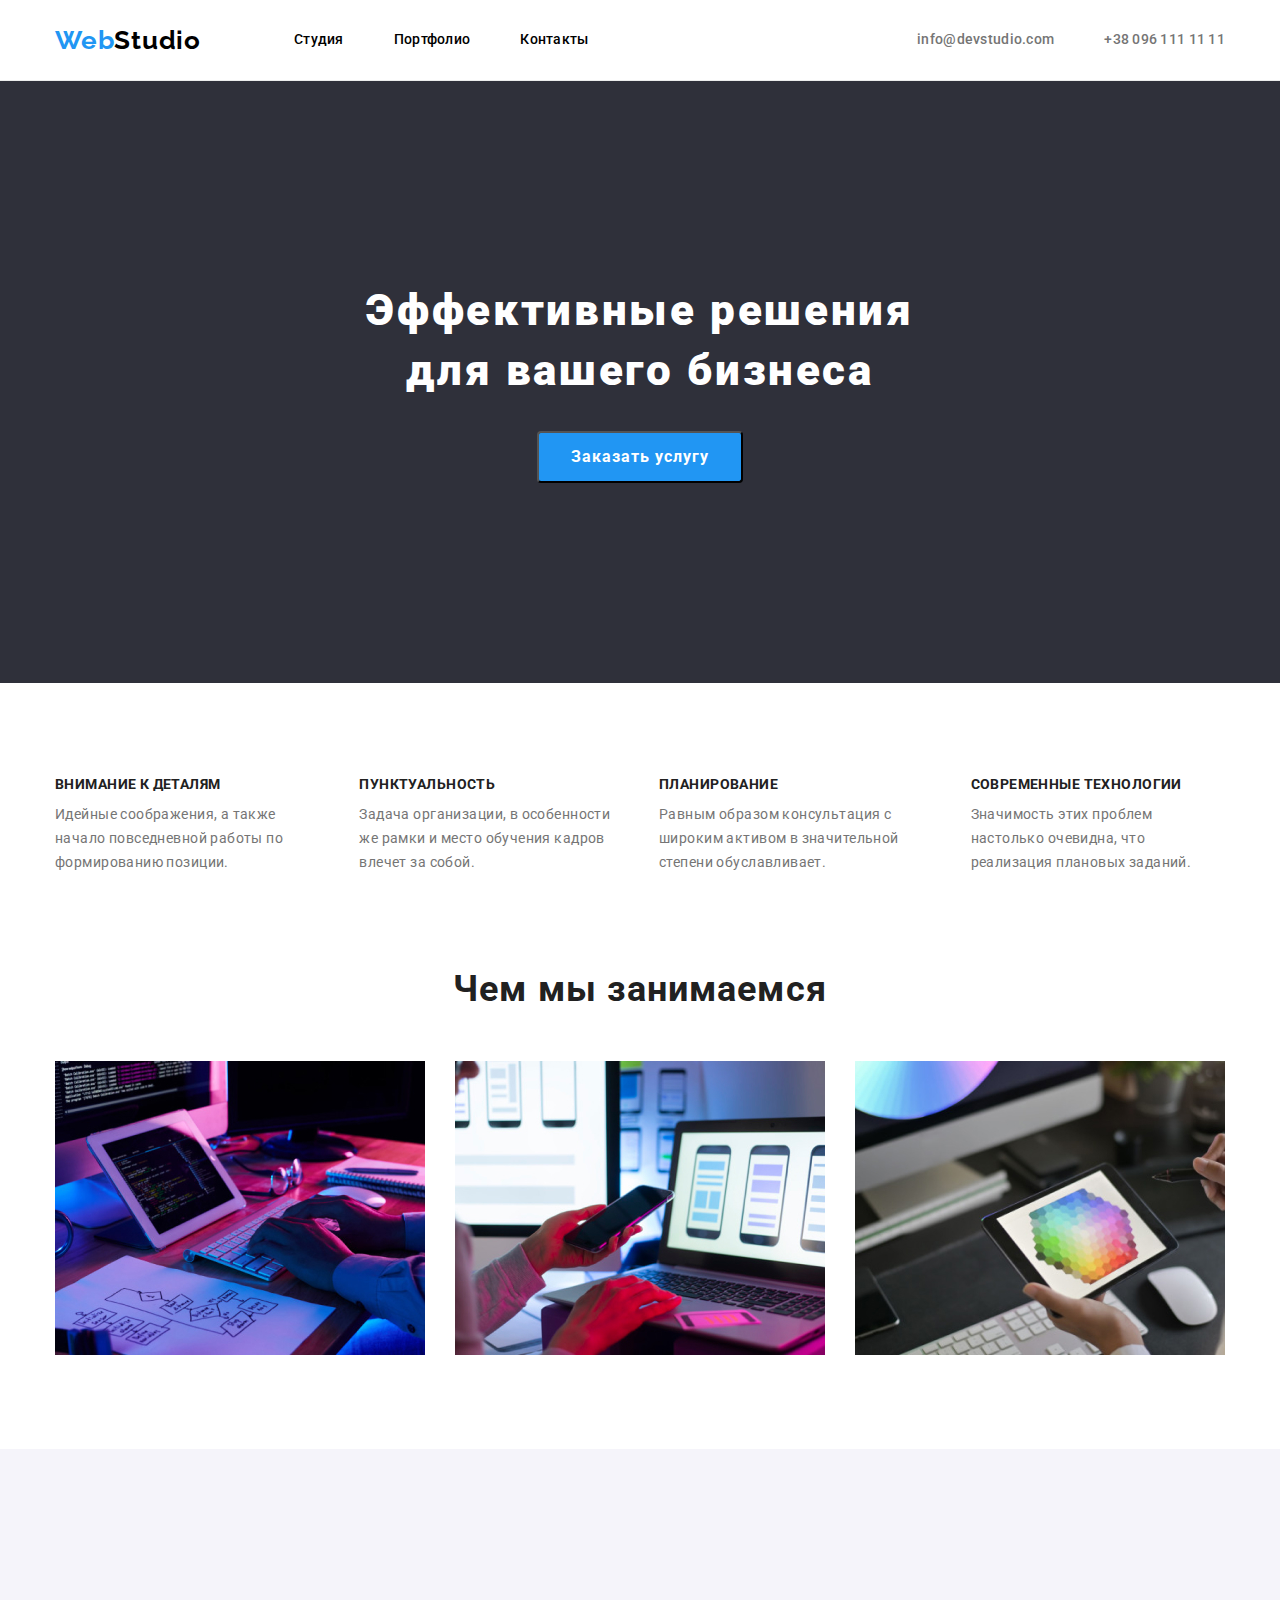
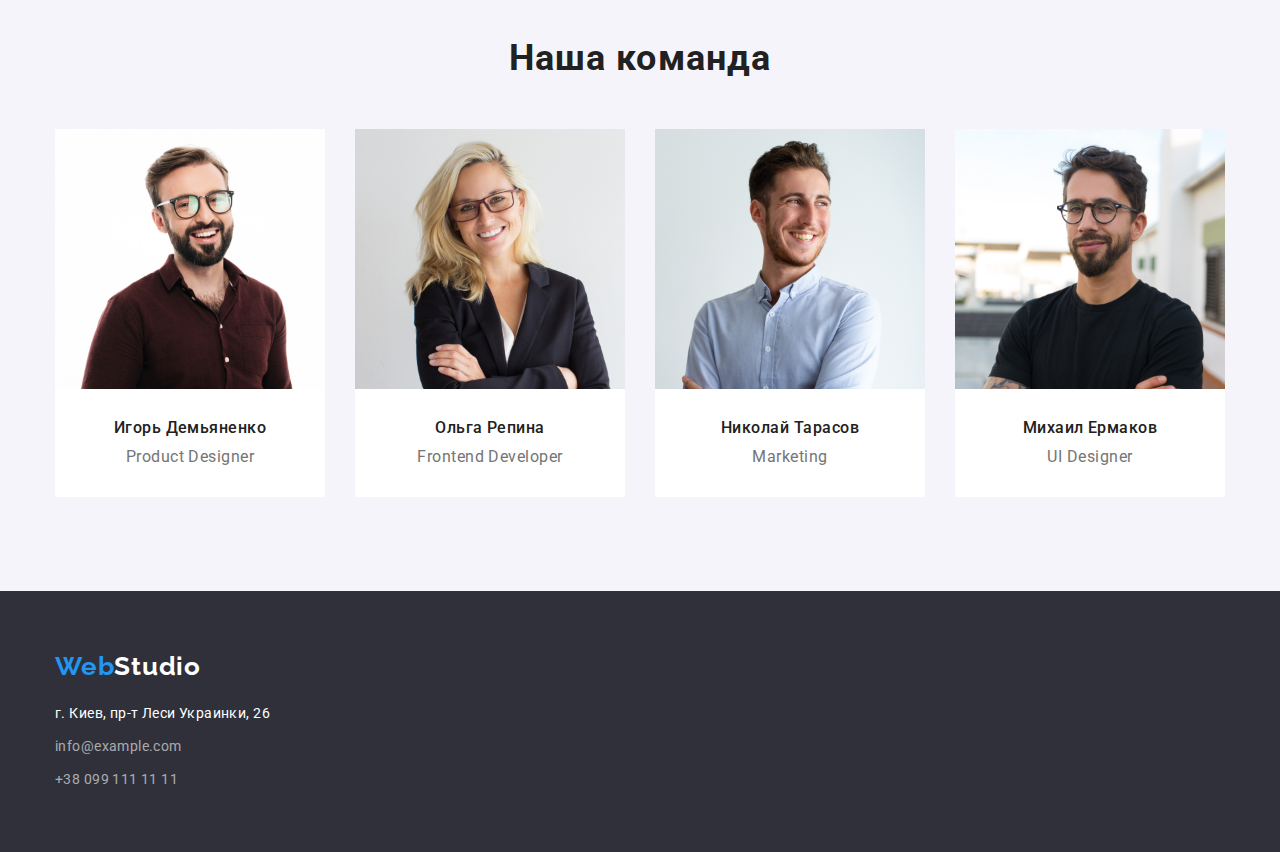
<file: index.html>
<!DOCTYPE html>
<html lang="ru">
<head>
    <meta charset="UTF-8">
    <meta http-equiv="X-UA-Compatible" content="IE=edge">
    <meta name="viewport" content="width=device-width, initial-scale=1.0">
    <link href="https://fonts.googleapis.com/css2?family=Raleway:wght@700&family=Roboto:wght@400;500;700;900&display=swap"
        rel="stylesheet">
    <title lang="en">WebStudio</title>
    <link rel="stylesheet" href="https://cdnjs.cloudflare.com/ajax/libs/modern-normalize/1.1.0/modern-normalize.css"
        integrity="sha512-Y0MM+V6ymRKN2zStTqzQ227DWhhp4Mzdo6gnlRnuaNCbc+YN/ZH0sBCLTM4M0oSy9c9VKiCvd4Jk44aCLrNS5Q=="
        crossorigin="anonymous" referrerpolicy="no-referrer" />
    <link rel="stylesheet" href="./css/styles.css">
</head>
<body>
    <header class="header">
        <div class="container flex-container">
            <nav class="header-nav-container">
                <a class="logo" lang="en" href=""><span class="logo-web">Web</span>Studio</a>
                <ul class="header-list list">
                    <li class="header-list-item"><a class="header-list-item-link" href="./index.html">Студия</a></li>
                    <li class="header-list-item"><a class="header-list-item-link" href="./portfolio.html">Портфолио</a>
                    </li>
                    <li class="header-list-item"><a class="header-list-item-link" href="">Контакты</a></li>
                </ul>
            </nav>
            <ul class="header-contacts list">
                <li class="contacts-item"><a class="contacts-item-link"
                        href="mailto:info@devstudio.com ">info@devstudio.com</a>
                </li>
                <li class="contacts-item"><a class="contacts-item-link" href="tel:+380961111111">+38 096 111 11 11</a></li>
            </ul>
        </div>
    </header>
        <main class="main">
                <section class="main-decision-section">
                    <div class="container">
                        <h1 class="main-title-business">Эффективные решения <br> для вашего бизнеса</h1>
                        <button class="model-button button" type="button">Заказать услугу</button>
                    </div>
                </section>
            <section class="main-description-section section">
                <div class="container">
                    <h2 class="visually-hidden-title" lang="en">Properties</h2>
                    <ul class="main-properties-list list">
                        <li class="main-properties-list-item">
                            <h3 class="business-title">Внимание к деталям</h3>
                            <p class="business-description">Идейные соображения, а также начало повседневной работы по формированию позиции.
                            </p>
                        </li>
                        <li class="main-properties-list-item">
                            <h3 class="business-title">Пунктуальность</h3>
                            <p class="business-description">Задача организации, в особенности же рамки и место обучения кадров влечет за
                                собой.</p>
                        </li>
                        <li class="main-properties-list-item">
                            <h3 class="business-title">Планирование</h3>
                            <p class="business-description">Равным образом консультация с широким активом в значительной степени
                                обуславливает.</p>
                        </li>
                        <li class="main-properties-list-item">
                            <h3 class="business-title">Современные технологии</h3>
                            <p class="business-description">Значимость этих проблем настолько очевидна, что реализация плановых заданий.</p>
                        </li>
                    </ul>
                </div>
            </section>
            <section class="our-job-section section">
                <div class="container">
                    <h2 class="job-title">Чем мы занимаемся</h2>
                    <ul class="example-images list">
                        <li class="example-img-item">
                            <img src="./images/business1.jpg" width="370" alt="печать на клавиатуре">
                        </li>
                        <li class="example-img-item">
                            <img src="./images/business2.jpg" width="370" alt="телефон в руке">
                        </li>
                        <li class="example-img-item">
                            <img src="./images/business3.jpg" width="370" alt="работа на планшете">
                        </li>
                    </ul>
                </div>
            </section>
            <section class="team-section section">
                    <div class="container">
                        <h2 class="team-title">Наша команда</h2>
                        <ul class="team-list list">
                            <li class="studio-team-list-item">
                                <img class="team-person-photo" src="./images/team/Igor.jpg" width="270" alt="мужчина в очках улыбается">
                                <div class="team-description-section">
                                    <h3 class="team-person-title">Игорь Демьяненко</h3>
                                    <p class="team-person-description">Product Designer</p>
                                </div>
                            </li>
                            <li class="studio-team-list-item">
                                <img class="team-person-photo" src="./images/team/Olga.jpg" width="270" alt="девушка улыбается">
                                <div class="team-description-section">
                                    <h3 class="team-person-title">Ольга Репина</h3>
                                    <p class="team-person-description">Frontend Developer</p>
                                </div>
                            </li>
                            <li class="studio-team-list-item">
                                <img class="team-person-photo" src="./images/team/Nikolai.jpg" width="270" alt="мужчина улыбается">
                                <div class="team-description-section">
                                    <h3 class="team-person-title">Николай Тарасов</h3>
                                    <p class="team-person-description">Marketing</p>
                                </div> 
                            </li>
                            <li class="studio-team-list-item">
                                <img class="team-person-photo" src="./images/team/Michael.jpg" width="270" alt="Мужчина в очках">
                                <div class="team-description-section">
                                    <h3 class="team-person-title">Михаил Ермаков</h3>
                                    <p class="team-person-description">UI Designer</p>
                                </div>
                            </li>
                        </ul>
                    </div>
            </section>
        </main>
        <footer class="footer">
            <div class="container">
                <a class="footer-logo" lang="en" href=""><span class="logo-web">Web</span>Studio</a>
                <address class="address">
                    <ul class="list">
                        <li class="address-list-item"> <a class="list-item adress map" href="https://goo.gl/maps/zFuHG1yWftqur64G7" target="_blank" rel="noopener norefferer">г. Киев, пр-т
                                    Леси Украинки, 26</a></li>
                        <li class="address-list-item">
                            <a class="list-item" href="mailto:info@example.com ">info@example.com</a>
                        </li>
                        <li class="address-list-item">
                            <a class="list-item" href="tel:+380991111111">+38 099 111 11 11</a>
                        </li>
                    </ul>
                </address>
            </div>
        </footer>
</body>
</html>
</file>
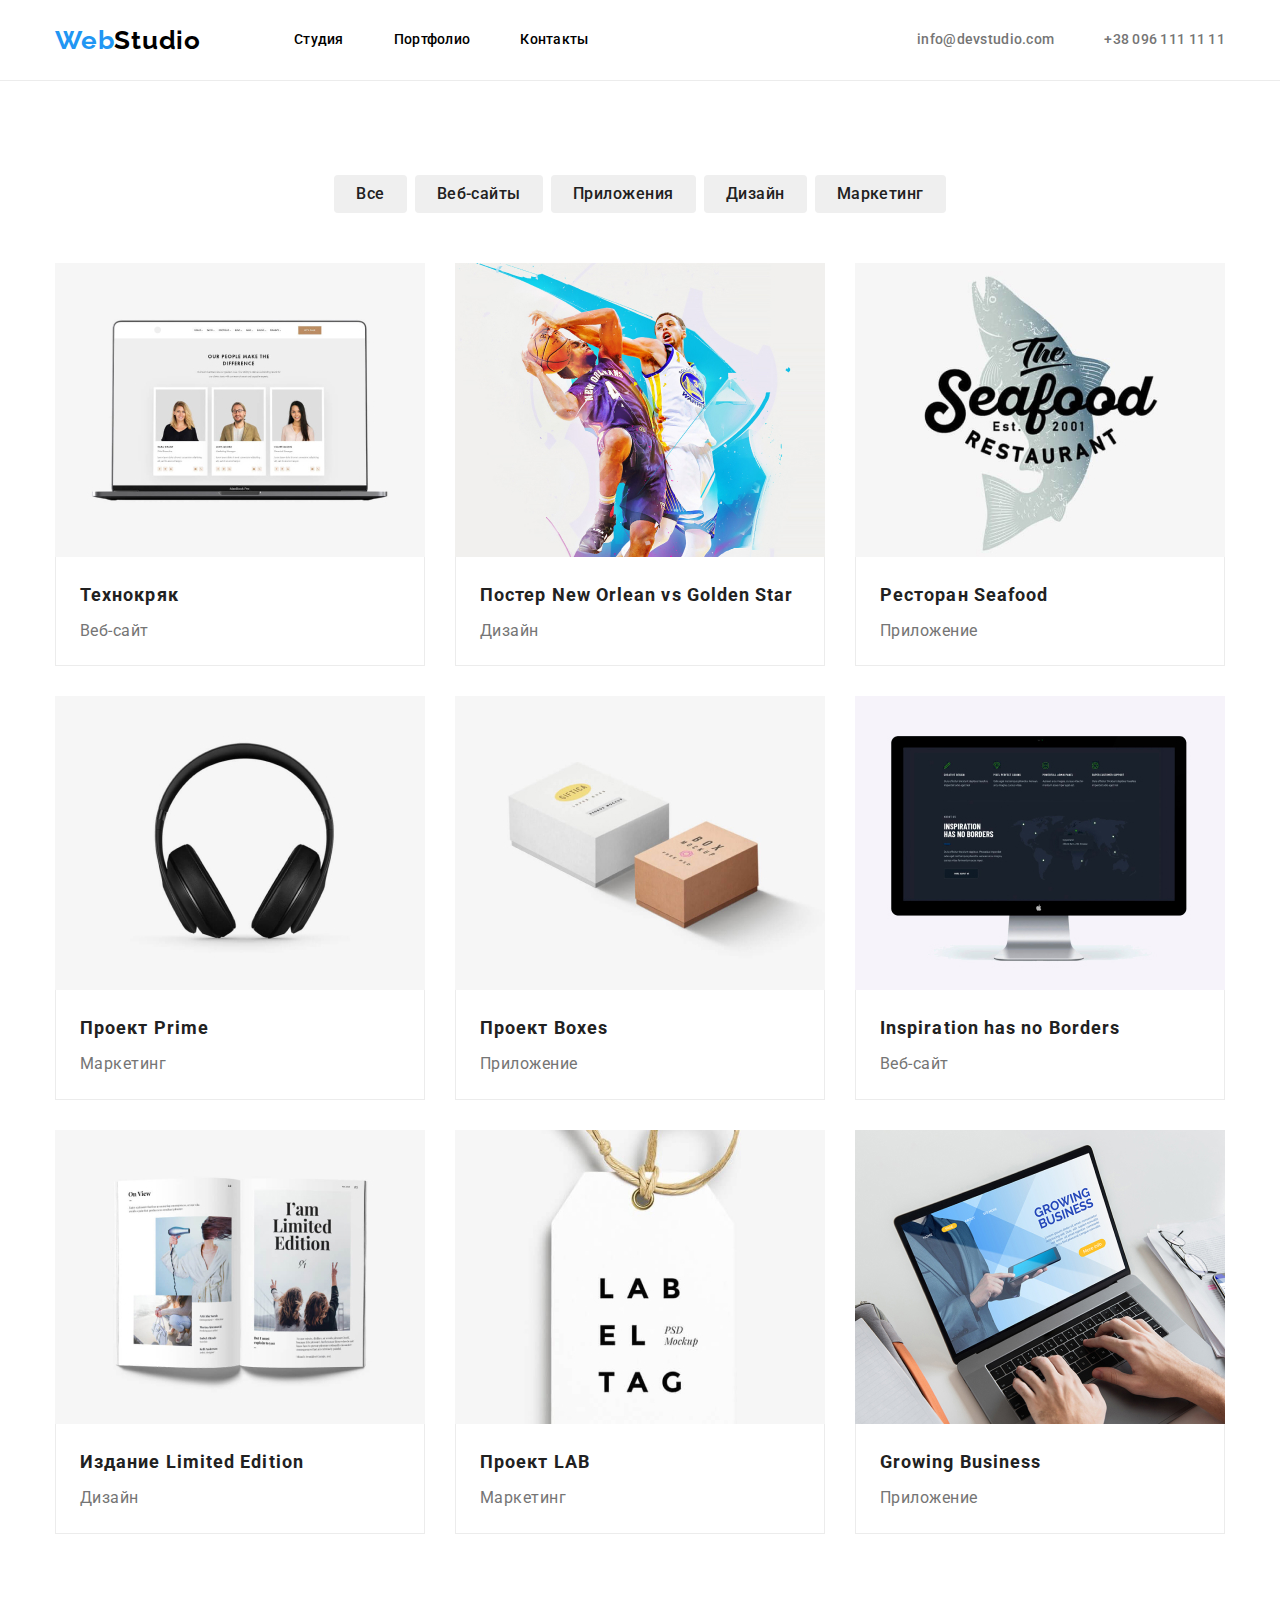
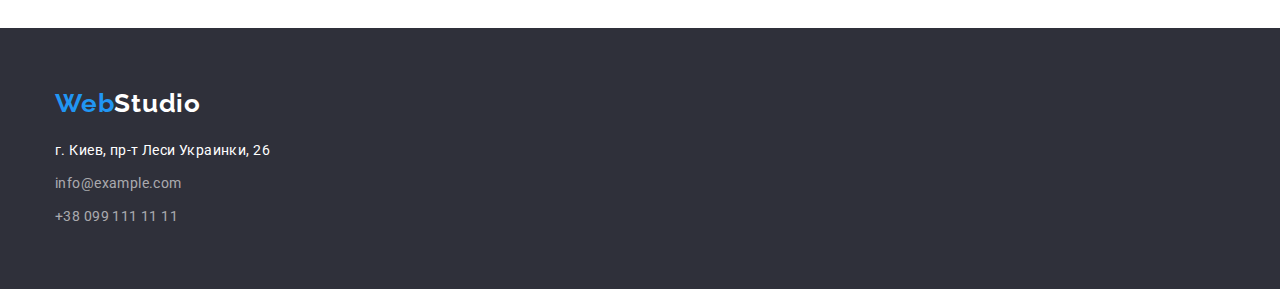
<file: portfolio.html>
<!DOCTYPE html>
<html lang="en">
<head>
    <meta charset="UTF-8">
    <meta http-equiv="X-UA-Compatible" content="IE=edge">
    <meta name="viewport" content="width=device-width, initial-scale=1.0">
    <link href="https://fonts.googleapis.com/css2?family=Raleway:wght@700&family=Roboto:wght@400;500;700;900&display=swap"
        rel="stylesheet">
    <link rel="stylesheet" href="https://cdnjs.cloudflare.com/ajax/libs/modern-normalize/1.1.0/modern-normalize.css"
            integrity="sha512-Y0MM+V6ymRKN2zStTqzQ227DWhhp4Mzdo6gnlRnuaNCbc+YN/ZH0sBCLTM4M0oSy9c9VKiCvd4Jk44aCLrNS5Q=="
            crossorigin="anonymous" referrerpolicy="no-referrer" />
    <link rel="stylesheet" href="./css/styles.css">
    <title>Portfolio</title>
</head>
<body>
<header class="header">
    <div class="container flex-container">
        <nav class="header-nav-container">
            <a class="logo" lang="en" href=""><span class="logo-web">Web</span>Studio</a>
            <ul class="header-list list">
                <li class="header-list-item"><a class="header-list-item-link" href="./index.html">Студия</a></li>
                <li class="header-list-item"><a class="header-list-item-link" href="">Портфолио</a>
                </li>
                <li class="header-list-item"><a class="header-list-item-link" href="">Контакты</a></li>
            </ul>
        </nav>
        <ul class="header-contacts list">
            <li class="contacts-item"><a class="contacts-item-link"
                    href="mailto:info@devstudio.com ">info@devstudio.com</a>
            </li>
            <li class="contacts-item"><a class="contacts-item-link" href="tel:+380961111111">+38 096 111 11 11</a></li>
        </ul>
    </div>
</header>
    <main class="main">
        <section class="section">
            <div class="container">
                <h1 class="visually-hidden-title">Portfolio</h1>
                <ul class="portfolio-nav-list list">
                    <li class="portfolio-nav-list-item">
                        <button class="portfolio-main-button button" type="button">Все</button>
                    </li>
                    <li class="portfolio-nav-list-item">
                        <button class="portfolio-main-button button " type="button">Веб-сайты</button>
                    </li>
                    <li class="portfolio-nav-list-item">
                        <button class="portfolio-main-button button" type="button">Приложения</button>
                    </li>
                    <li class="portfolio-nav-list-item">
                        <button class="portfolio-main-button button" type="button">Дизайн</button>
                    </li>
                    <li class="portfolio-nav-list-item">
                        <button class="portfolio-main-button button" type="button">Маркетинг</button>
                    </li>
                </ul>
                <ul class="main-portfolio-list list">
                    <li class="main-portfolio-list-item">
                        <img src="./images/portfolio/tehnokryak.jpg" width="370" alt="ноутбук">
                        <div class="portfolio-description-section">
                            <h2 class="portfolio-title">Технокряк</h2>
                            <p class="portfolio-text">Веб-сайт</p>
                        </div>
                    </li>
                    <li class="main-portfolio-list-item">
                        <img src="./images/portfolio/new-orlean.jpg" width="370" alt="парни играют в баскетбол">
                        <div class="portfolio-description-section">
                            <h2 class="portfolio-title">Постер New Orlean vs Golden Star</h2>
                            <p class="portfolio-text">Дизайн</p>
                        </div>
                    </li>
                    <li class="main-portfolio-list-item">
                        <img src="./images/portfolio/seafood.jpg" width="370" alt="логотип рыба">
                        <div class="portfolio-description-section">
                            <h2 class="portfolio-title">Ресторан Seafood</h2>
                            <p class="portfolio-text">Приложение</p>
                        </div>
                    </li>
                    <li class="main-portfolio-list-item">
                        <img src="./images/portfolio/prime.jpg" width="370" alt="наушники">
                        <div class="portfolio-description-section">
                            <h2 class="portfolio-title">Проект Prime</h2>
                            <p class="portfolio-text">Маркетинг</p>
                        </div>
                    </li>
                    <li class="main-portfolio-list-item">
                        <img src="./images/portfolio/boxes.jpg" width="370" alt="две коробки">
                        <div class="portfolio-description-section">
                            <h2 class="portfolio-title">Проект Boxes</h2>
                            <p class="portfolio-text">Приложение</p>
                        </div>
                    </li>
                    <li class="main-portfolio-list-item">
                        <img src="./images/portfolio/inspiration.jpg" width="370" alt="монитор">
                        <div class="portfolio-description-section">
                            <h2 class="portfolio-title">Inspiration has no Borders</h2>
                            <p class="portfolio-text">Веб-сайт</p>
                        </div>
                    </li>
                    <li class="main-portfolio-list-item">
                        <img src="./images/portfolio/limited-edition.jpg" width="370" alt="книга">
                        <div class="portfolio-description-section">
                            <h2 class="portfolio-title">Издание Limited Edition</h2>
                            <p class="portfolio-text">Дизайн</p>
                        </div>
                    </li>
                    <li class="main-portfolio-list-item">
                        <img src="./images/portfolio/lab.jpg" width="370" alt="лэйбл">
                        <div class="portfolio-description-section">
                            <h2 class="portfolio-title">Проект LAB</h2>
                            <p class="portfolio-text">Маркетинг</p>
                        </div>
                    </li>
                    <li class="main-portfolio-list-item">
                        <img src="./images/portfolio/growing-business.jpg" width="370" alt="ноутбук">
                        <div class="portfolio-description-section">
                            <h2 class="portfolio-title">Growing Business</h2>
                            <p class="portfolio-text">Приложение</p>
                        </div>
                    </li>
                </ul>
            </div>
        </section>
    </main>
    <footer class="footer">
        <div class="container">
            <a class="footer-logo" lang="en" href=""><span class="logo-web">Web</span>Studio</a>
            <address class="address">
                <ul class="list">
                    <li class="address-list-item"> <a class="list-item adress map"
                            href="https://goo.gl/maps/zFuHG1yWftqur64G7" target="_blank" rel="noopener norefferer">г. Киев,
                            пр-т
                            Леси Украинки, 26</a></li>
                    <li class="address-list-item">
                        <a class="list-item" href="mailto:info@example.com ">info@example.com</a>
                    </li>
                    <li class="address-list-item">
                        <a class="list-item" href="tel:+380991111111">+38 099 111 11 11</a>
                    </li>
                </ul>
            </address>
        </div>
    </footer>
</body>
</html>
</file>
<file: css/styles.css>
:root{
    --focus-color: #2196F3;
    --title-color: #212121;
    --contact-color: #757575;
    --model-button: #188CE8;
    --basic-color: #000;
    --border-line-color: #ECECEC;
}
html {
    box-sizing: border-box;
}

h1,
h2,
h3,
h4,
h5,
h6,
p {
    margin-top: 0px;
    margin-bottom: 0px
}

ul,
ol {
    margin-top: 0px;
    margin-bottom: 0px;
    padding-left: 0px;
}

img {
    display: block;
}

.list{
    list-style: none;
    
}
.link{
    text-decoration: none;
}


body {
    font-family: Roboto;
    color: var(--basic-color);
    background-color: #fff;
    margin: 0 auto;
    
}

.button{
    cursor: pointer;
}

/*--------Оболочка----------*/
.container{
    width: 1200px;
    padding: 0px 15px;
    margin: 0 auto;
}
.flex-container {
    display: flex;
}

.section{
    padding: 94px 0;
}


/*-----Header-----*/
.header {
    border-bottom: 1px solid var(--border-line-color);
}


.logo{
    font-family: 'Raleway';
    font-weight: 700;
    font-size: 26px;
    line-height: 1.19;
    letter-spacing: 0.03em;
    text-decoration: none;
    color: var(--basic-color);
    margin-right: 93px;
}
.logo-web{
    color: var(--focus-color);
}
.header-nav-container{
    display: flex;
    align-items: center;
}
.header-list {
    font-weight: 500;
    font-size: 14px;
    line-height: 1.14;
    letter-spacing: 0.02em;
    color: var(--title-color);
    display: flex;
}
.header-list-item:not(:last-child) {
    margin-right: 50px;
}

.header-list-item-link {
    display: block;
    padding: 32px 0;
    color: var(--basic-color);
    text-decoration: none;
}


.header-list-item-link:hover,
.header-list-item-link:focus{
    color: var(--focus-color);
}

.header-contacts{
    display: flex;
    align-items: center;
    margin-left: auto;
}
.contacts-item:not(:last-child){
    margin-right: 50px;
}
.contacts-item-link{
    font-weight: 500;
    font-size: 14px;
    line-height: 1.14;
    letter-spacing: 0.02em;
    color: var(--contact-color);
    text-decoration: none;  
    display: block;
    padding: 32px 0;
}

.contacts-item-link:hover ,
.contacts-item-link:focus {
    color: var(--focus-color);
}


/*-----Main------*/

.main-decision-section{
    background-color: #2F303A;
    padding-top: 200px;
    padding-bottom: 200px;
    text-align: center;
  

}

.portfolio-nav-list{
    display: flex;
    justify-content: center;
    margin-bottom: 50px;
    
}

.portfolio-nav-list-item:not(:last-child){
    margin-right: 8px;
}

.main-portfolio-list{
    display: flex;
    flex-wrap: wrap; 
    margin: 0 auto;
 
}
.main-portfolio-list-item{
    margin-bottom: 30px;

}
.main-portfolio-list-item:not(:nth-child(3n)){
    margin-right: 30px;
}

.main-portfolio-list-item:nth-last-child(-n+3){
    margin-bottom: 0px;
}
.portfolio-description-section{
    padding-top: 20px;
    padding-right: 24px;
    padding-bottom: 20px;
    padding-left: 24px;
    border-right: 1px solid var(--border-line-color);
    border-bottom: 1px solid var(--border-line-color);
    border-left: 1px solid var(--border-line-color);
}
.main-properties-list{
    display: flex;
   
}

.main-properties-list-item:not(:last-child){
    margin-right: 30px;
}

.main-title-business{
    font-weight: 900;
    font-size: 44px;
    line-height: 1.36;
    letter-spacing: 0.06em;
    color: #fff;
    text-align: center;
    margin-bottom: 30px;
}

.model-button{
    color: #fff;
    background-color: var(--focus-color);
    font-weight: 700;
    font-size: 16px;
    line-height: 1.8;
    letter-spacing: 0.06em;
    padding: 10px 32px;
    border-radius: 4px;
    text-align: center;

}

.model-button:hover,
.model-button:focus{
    background-color: var(--model-button);
}

.business-title{
    font-weight: 700;
    font-size: 14px;
    line-height: 1.14;
    letter-spacing: 0.03em;
    color: var(--title-color);
    text-transform: uppercase;
    margin-bottom: 10px;
}

.visually-hidden-title {
    position: absolute;
    width: 1px;
    height: 1px;
    margin: -1px;
    border: 0;
    padding: 0;
    white-space: nowrap;
    clip-path: inset(100%);
    clip: rect(0 0 0 0);
    overflow: hidden;  
}



.business-description{
    font-weight: 400;
    font-size: 14px;
    line-height: 1.7;
    letter-spacing: 0.03em;
    color: var(--contact-color);
}

.our-job-section{
    padding-top: 0;
}

.job-title{
    font-weight: 700;
    font-size: 36px;
    line-height: 1.16;
    letter-spacing: 0.03em;
    color: var(--title-color);
    text-align: center;
    margin-bottom: 50px;
}

.example-images{
    display: flex;
    justify-content: center;
    
}

.example-img-item:not(:last-child){
    margin-right: 30px;
    
}
.team-section{
    background-color: #F5F4FA;
    
}

.studio-team-list-item{
    background-color: #fff;
    text-align: center;
}

.team-title{
    font-weight: 700;
    font-size: 36px;
    line-height: 1.16;
    letter-spacing: 0.03em;
    color: var(--title-color);
    padding-top: 95px;
    text-align: center;
    margin-bottom: 50px;
}

.team-list{
    display: flex;
    justify-content: center;
}

.studio-team-list-item:not(:last-child){
    margin-right: 30px;

}

.team-description-section{
    padding: 30px 0;
}

.team-person-title{
    font-weight: 500;
    font-size: 16px;
    line-height: 1.18;
    letter-spacing: 0.03em;
    color: var(--title-color);
    margin-bottom: 10px;
}

.team-person-description{
    font-weight: 400;
    font-size: 16px;
    line-height: 1.18;
    letter-spacing: 0.03em;
    color: var(--contact-color);

}

.portfolio-main-button{
    font-family: 'Roboto';
    font-weight: 500;
    font-size: 16px;
    line-height: 1.6;
    text-align: center;
    letter-spacing: 0.03em;
    color: var(--title-color);
    border-radius: 4px;
    border: none;
    padding-top: 6px;
    padding-bottom: 6px;
    padding-right: 22px;
    padding-left: 22px;
}

.portfolio-main-button:hover,
.portfolio-main-button:focus{
    background-color: var(--focus-color);
    color: #fff;
    box-shadow: 0px 4px 4px #00000025;
}
.portfolio-title{
    font-weight: 700;
    font-size: 18px;
    line-height: 2;
    letter-spacing: 0.06em;
    color: var(--title-color);
    margin-bottom: 4px;
}

.portfolio-text{
    font-weight: 400;
    font-size: 16px;
    line-height: 1.8;
    letter-spacing: 0.03em;
    color: var(--contact-color);
}

/*-----Footer------*/
.footer{
    background-color: #2F303A;
    padding: 60px 0;  
}
.footer-logo{
    color: #fff;
    font-family: 'Raleway';
    font-weight: 700;
    font-size: 26px;
    line-height: 1.19;
    letter-spacing: 0.03em;
    text-decoration: none;
    display: inline-block;
    margin-bottom: 20px;
    
}

.address{
    font-style: normal;
    font-weight: 400;
    font-size: 14px;
    line-height: 1.71;
    letter-spacing: 0.03em;
  
}

.address-list-item:not(:last-child) {
    margin-bottom: 9px;
}


.list-item{
    text-decoration: none;
    color: #ffffff99;
}

.list-item:hover,
.list-item:focus{
    color: var(--focus-color);
}


.map{
    color: #fff;
}
</file>
